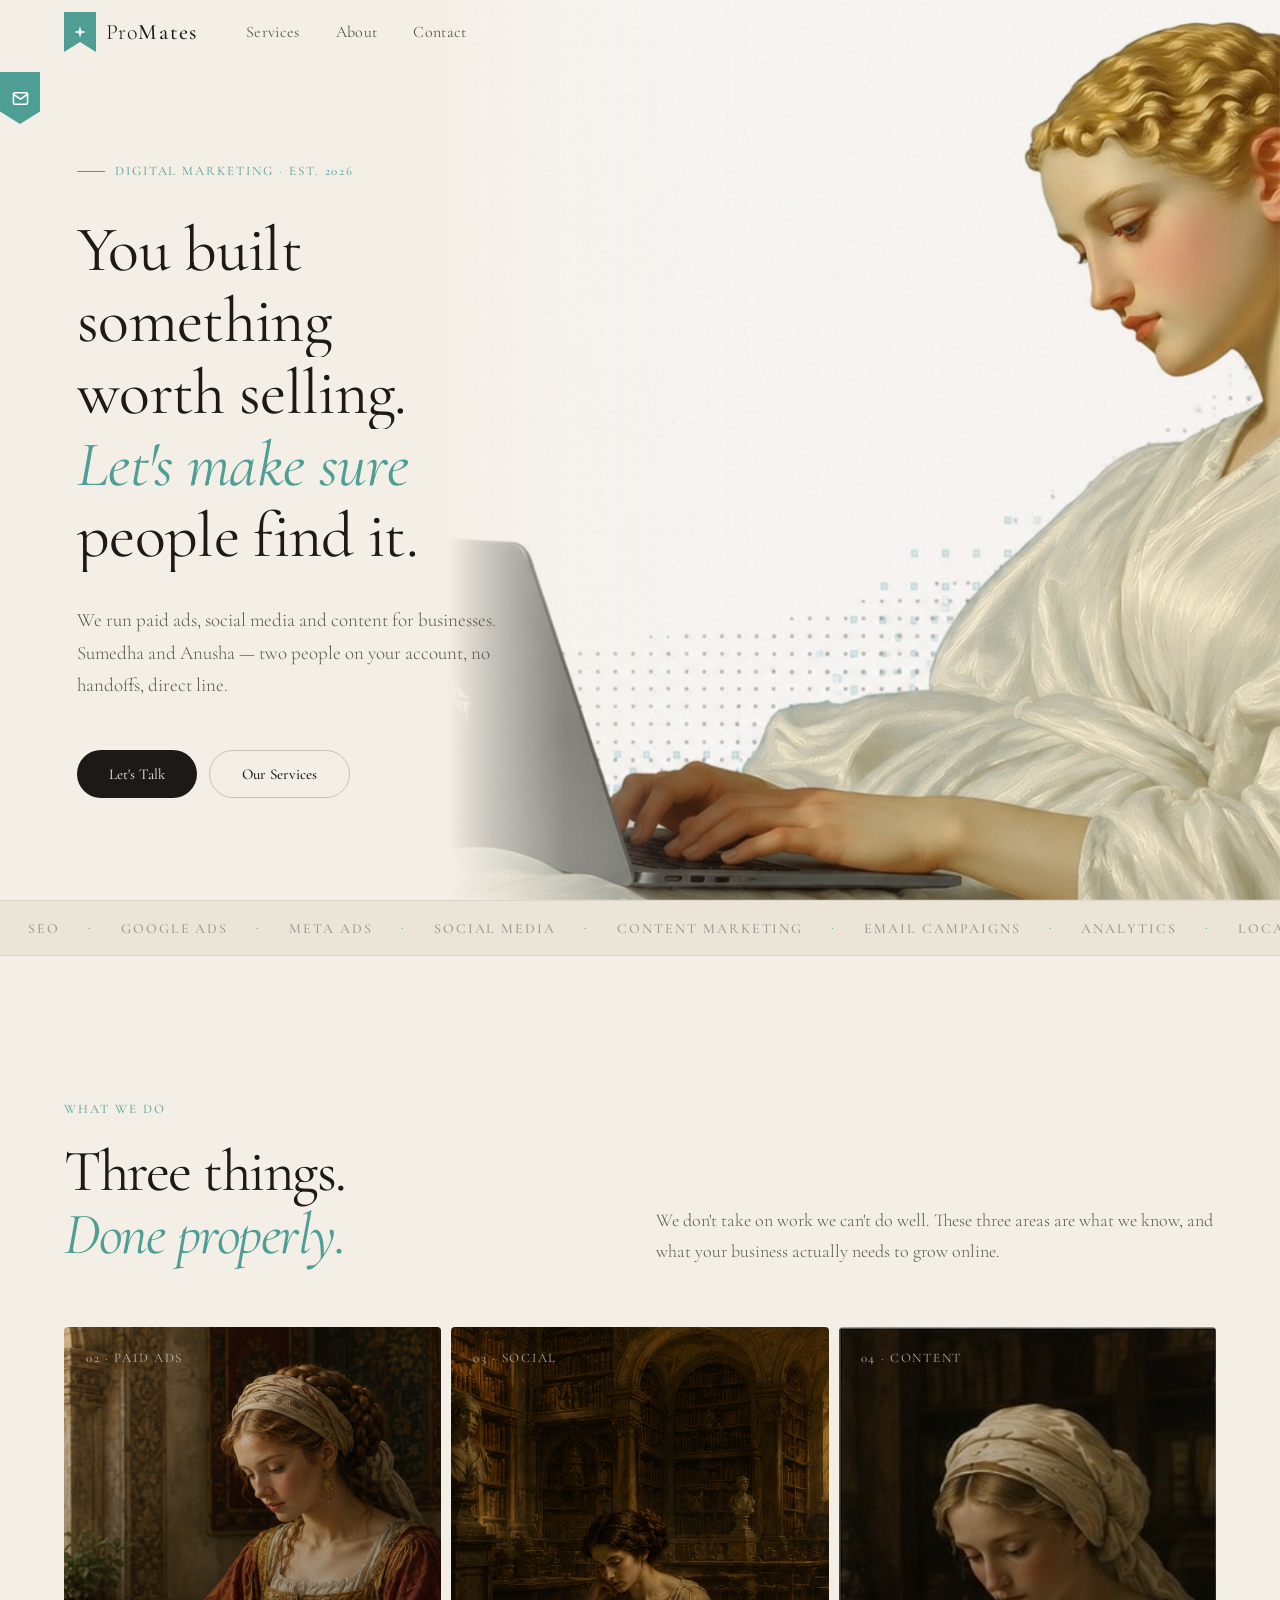
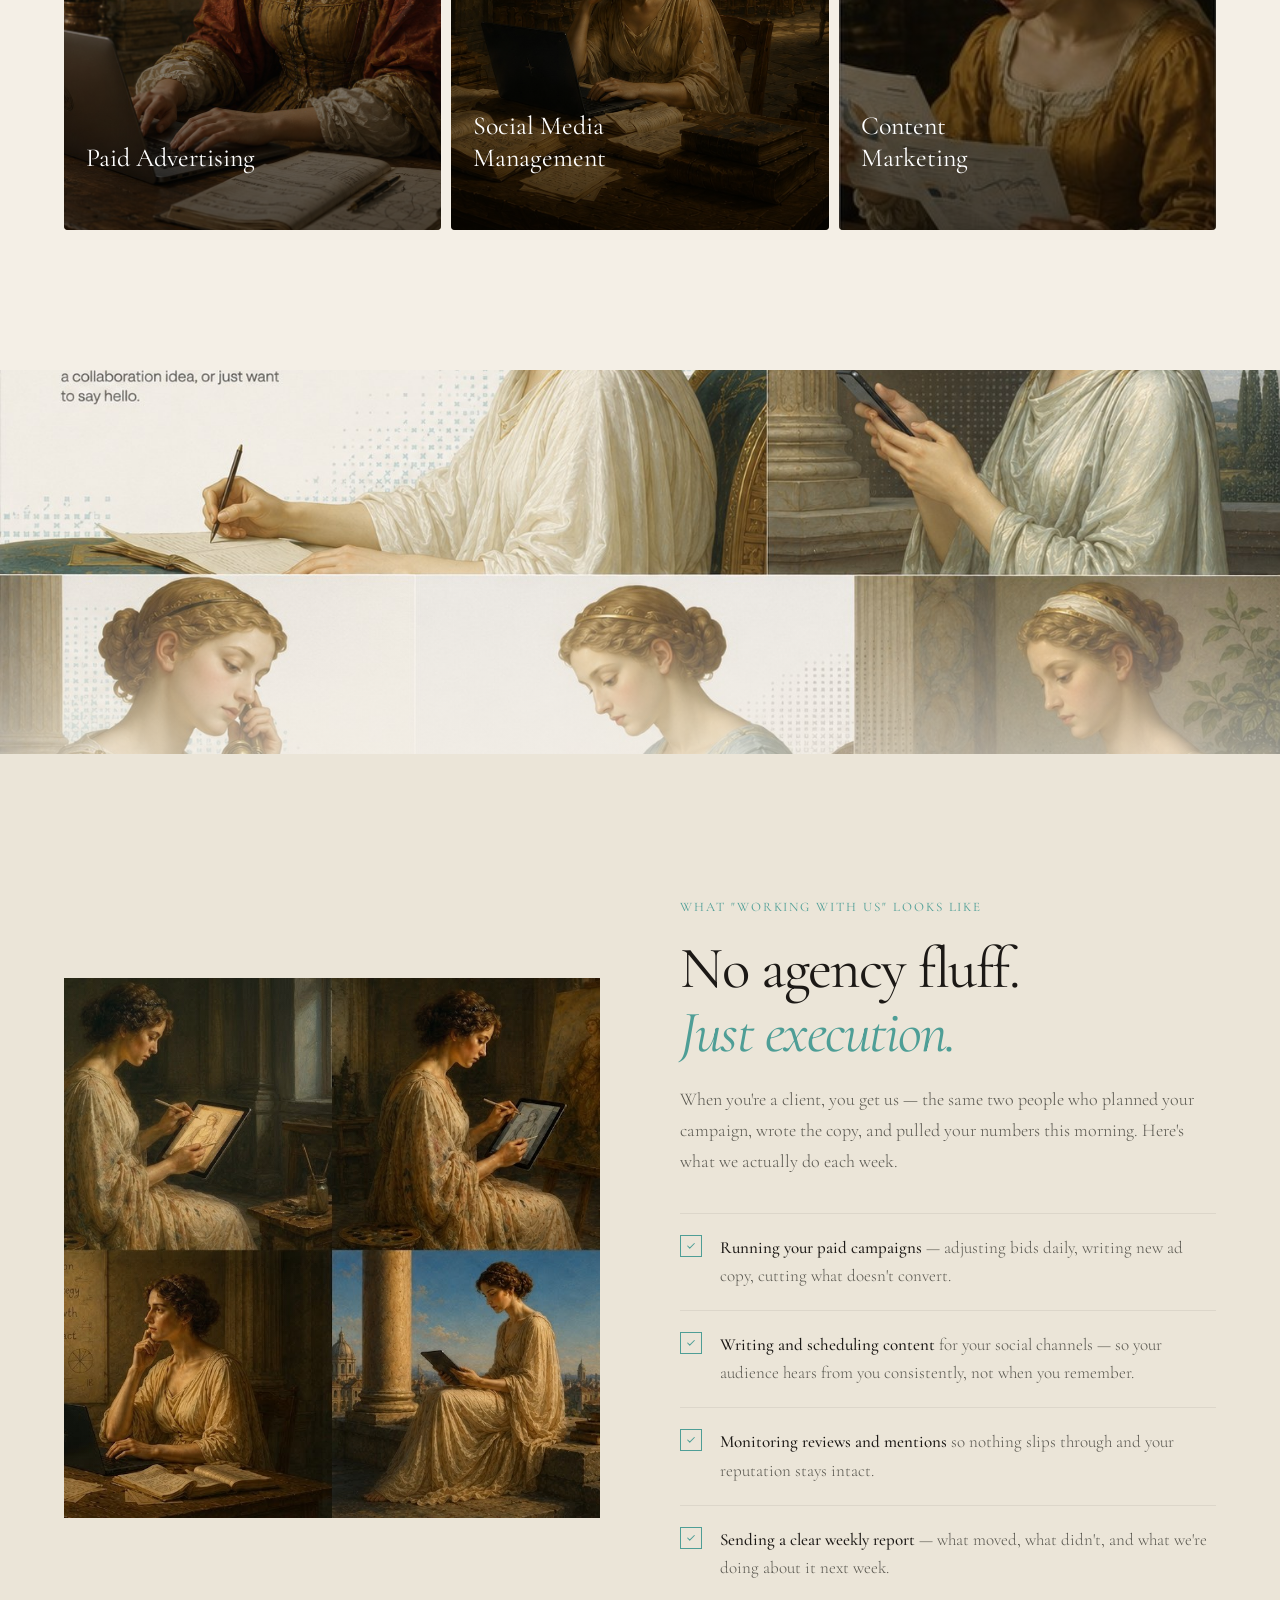
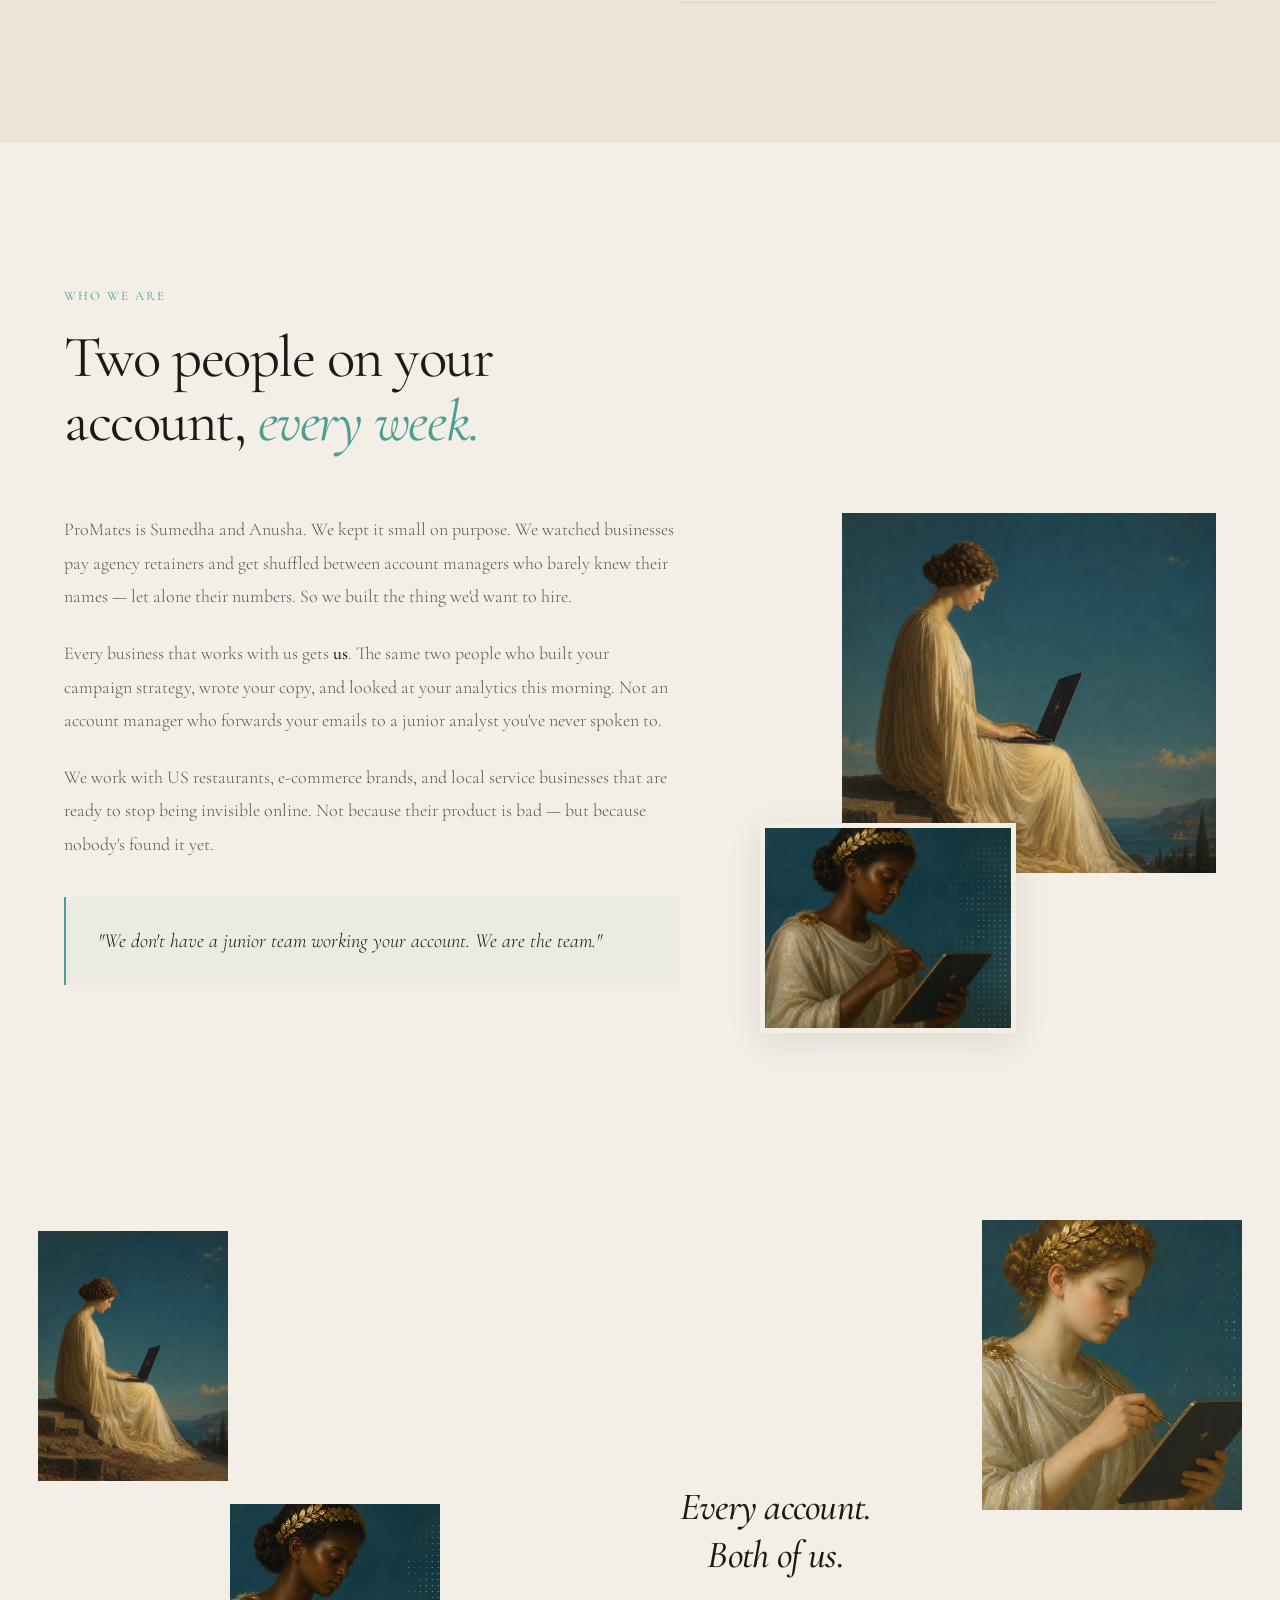
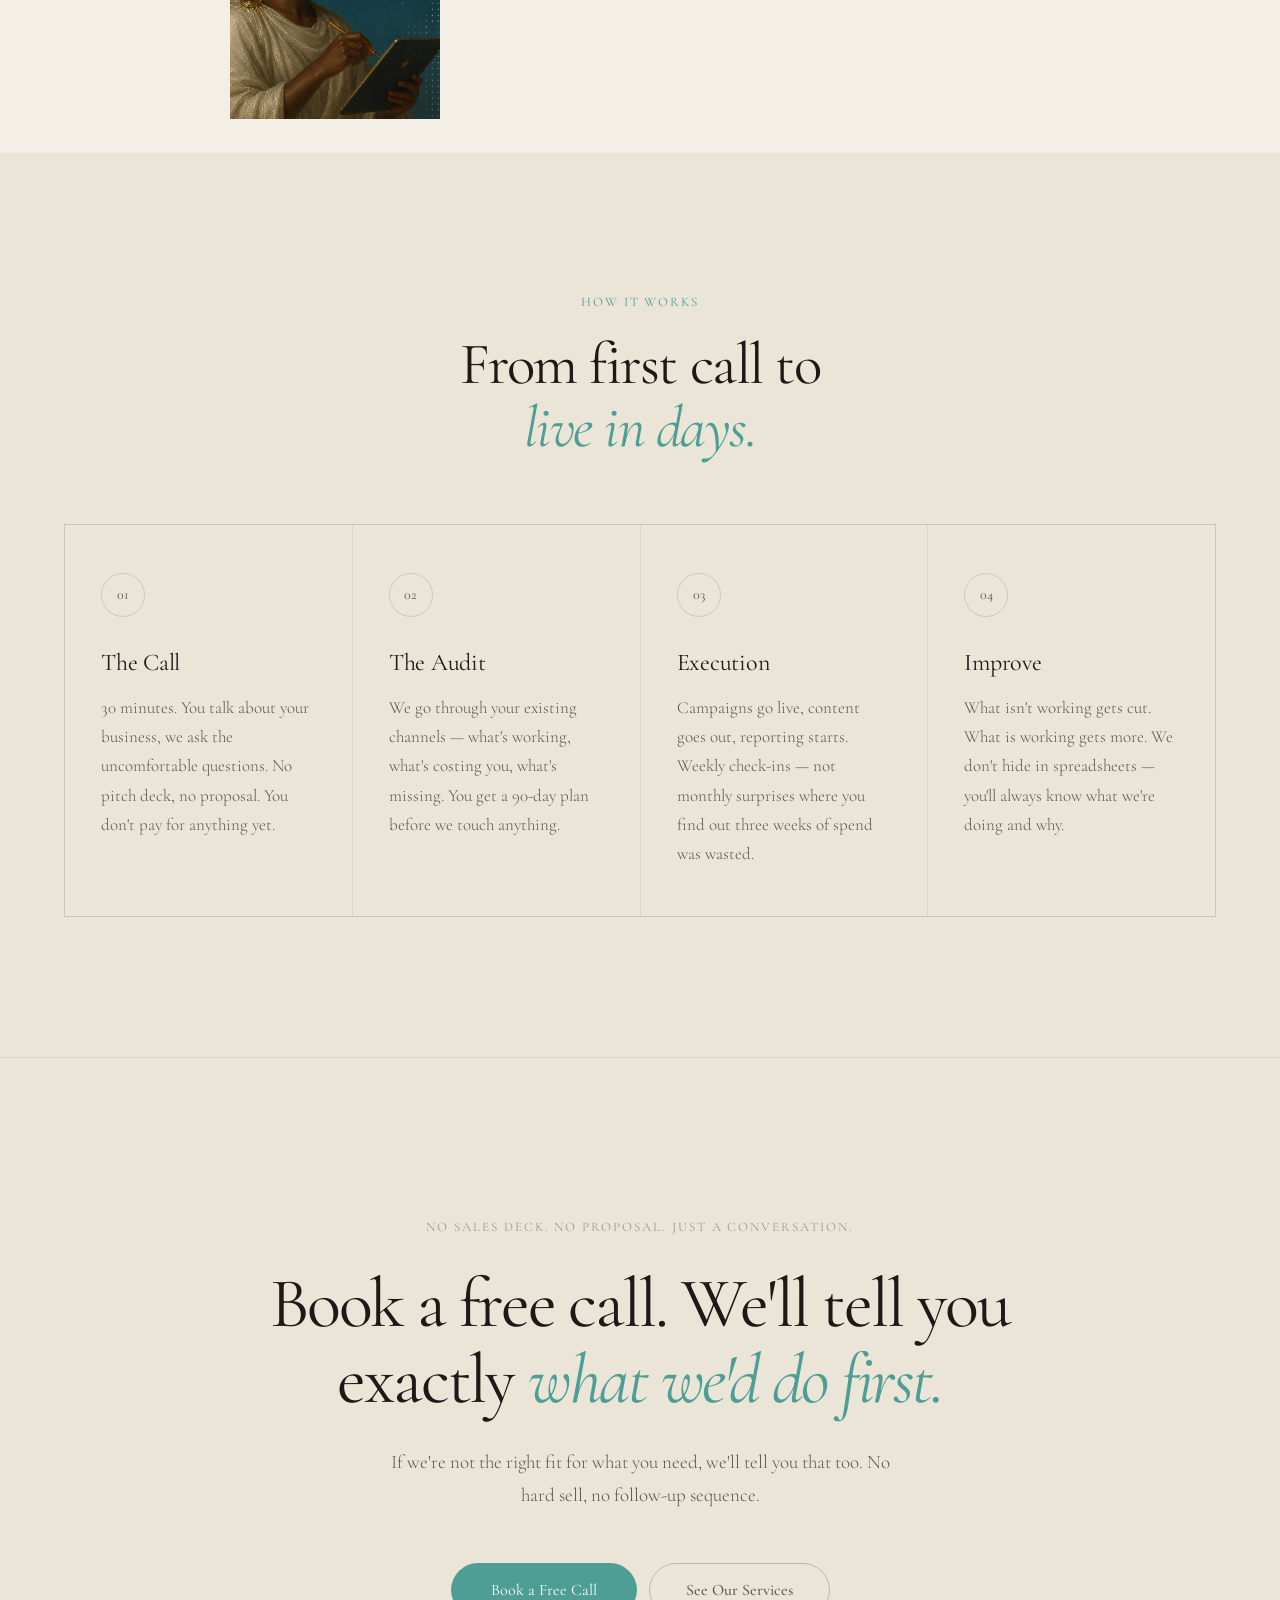
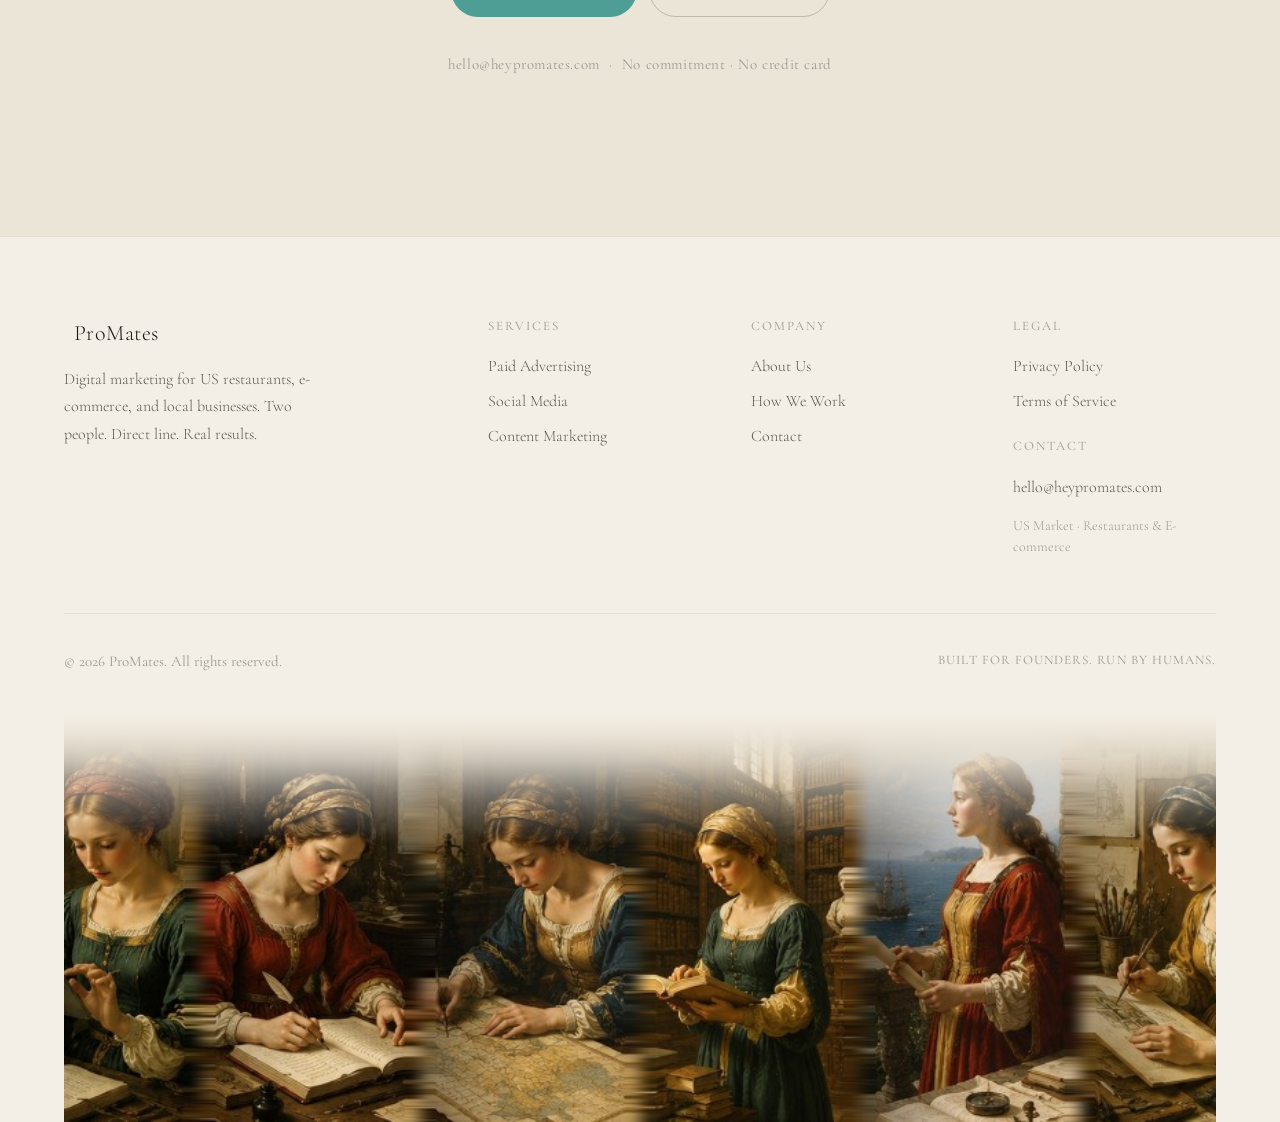
<file: index.html>
<!DOCTYPE html>
<html lang="en">
<head>
<meta charset="UTF-8"/>
<meta name="viewport" content="width=device-width, initial-scale=1.0"/>
<title>ProMates — Paid Ads, Social Media & Content Marketing</title>

<!-- SEO -->
<meta name="description" content="Paid ads, social media management, and content marketing for US small businesses. ProMates is Sumedha and Anusha — two people, direct line, no handoffs."/>
<meta name="robots" content="index, follow"/>
<link rel="canonical" href="https://heypromates.com/"/>

<!-- Open Graph -->
<meta property="og:type" content="website"/>
<meta property="og:url" content="https://heypromates.com/"/>
<meta property="og:title" content="ProMates — Paid Ads, Social Media & Content Marketing"/>
<meta property="og:description" content="Paid ads, social media management, and content marketing for businesses. Two people. Direct line. No handoffs."/>
<meta property="og:image" content="https://heypromates.com/images/painting-panoramic.jpg"/>
<meta property="og:site_name" content="ProMates"/>

<!-- Twitter Card -->
<meta name="twitter:card" content="summary_large_image"/>
<meta name="twitter:title" content="ProMates — Paid Ads, Social Media & Content Marketing"/>
<meta name="twitter:description" content="Paid ads, social media management, and content marketing for businesses. Two people. Direct line. No handoffs."/>
<meta name="twitter:image" content="https://heypromates.com/images/painting-panoramic.jpg"/>

<!-- Favicon -->
<link rel="icon" href="favicon.svg" type="image/svg+xml"/>
<link rel="apple-touch-icon" href="apple-touch-icon.png"/>

<!-- Fonts -->
<link rel="preconnect" href="https://fonts.googleapis.com"/>
<link rel="preconnect" href="https://fonts.gstatic.com" crossorigin/>
<link href="https://fonts.googleapis.com/css2?family=Cormorant+Garamond:ital,wght@0,300;0,400;0,500;1,300;1,400;1,500&display=swap" rel="stylesheet"/>

<!-- Preload hero image (LCP) -->
<link rel="preload" as="image" href="images/painting-hero.jpg"/>

<!-- Styles -->
<link rel="stylesheet" href="css/styles.css"/>

<!-- Structured Data -->
<script type="application/ld+json">
{
  "@context": "https://schema.org",
  "@type": "MarketingAgency",
  "name": "ProMates",
  "description": "Digital marketing agency specializing in SEO, paid ads, social media, content, and email marketing for US restaurants and small businesses.",
  "url": "https://heypromates.com",
  "email": "hello@heypromates.com",
  "foundingDate": "2026",
  "founders": [
    { "@type": "Person", "name": "Sumedha" },
    { "@type": "Person", "name": "Anusha" }
  ],
  "areaServed": { "@type": "Country", "name": "United States" },
  "hasOfferCatalog": {
    "@type": "OfferCatalog",
    "name": "Digital Marketing Services",
    "itemListElement": [
      { "@type": "Offer", "itemOffered": { "@type": "Service", "name": "Search Engine Optimization (SEO)" } },
      { "@type": "Offer", "itemOffered": { "@type": "Service", "name": "Paid Advertising (Google & Meta Ads)" } },
      { "@type": "Offer", "itemOffered": { "@type": "Service", "name": "Social Media Management" } },
      { "@type": "Offer", "itemOffered": { "@type": "Service", "name": "Content Marketing" } },
      { "@type": "Offer", "itemOffered": { "@type": "Service", "name": "Email Marketing" } },
      { "@type": "Offer", "itemOffered": { "@type": "Service", "name": "Analytics & Reporting" } }
    ]
  }
}
</script>
</head>
<body>

<!-- Scroll progress indicator -->
<div id="scroll-progress" aria-hidden="true"></div>

<!-- ── NAV (Contra Labs style) ── -->
<header id="main-nav">
  <div class="nav-inner">
    <!-- Logo -->
    <a href="#top" class="nav-logo" aria-label="ProMates home">
      <div class="logo-bookmark">
        <svg viewBox="0 0 16 20" fill="currentColor" xmlns="http://www.w3.org/2000/svg">
          <path d="M0 0h16v20l-8-5-8 5V0z"/>
        </svg>
        <svg class="logo-star" viewBox="0 0 16 16" fill="none" xmlns="http://www.w3.org/2000/svg">
          <path d="M8 0l1.6 6.4L16 8l-6.4 1.6L8 16l-1.6-6.4L0 8l6.4-1.6L8 0z" fill="white"/>
        </svg>
      </div>
      <span class="logo-text">Pro<strong>Mates</strong></span>
    </a>

    <!-- Desktop nav links -->
    <nav class="nav-links" aria-label="Site sections">
      <a href="#services">Services</a>
      <a href="#about">About</a>
      <a href="#contact">Contact</a>
    </nav>

    <!-- Hamburger (mobile) -->
    <button class="hamburger" id="hamburger-btn" aria-label="Open menu" aria-expanded="false">
      <span></span><span></span><span></span>
    </button>
  </div>
</header>

<!-- Mobile menu overlay -->
<div class="mobile-menu" id="mobile-menu" aria-hidden="true">
  <button class="mobile-menu-close" id="mobile-menu-close" aria-label="Close menu">
    <svg width="24" height="24" viewBox="0 0 24 24" fill="none" stroke="currentColor" stroke-width="1.8" stroke-linecap="round"><line x1="18" y1="6" x2="6" y2="18"/><line x1="6" y1="6" x2="18" y2="18"/></svg>
  </button>
  <nav class="mobile-nav-links" aria-label="Mobile navigation">
    <a href="#services" class="mobile-link">Services</a>
    <a href="#about" class="mobile-link">About</a>
    <a href="#contact" class="mobile-link">Contact</a>
  </nav>
</div>

<!-- Left bookmark ribbon -->
<div class="ribbon" aria-hidden="true">
  <svg viewBox="0 0 24 24" fill="none" stroke="currentColor" stroke-width="2.2" stroke-linecap="round" stroke-linejoin="round">
    <path d="M4 4h16c1.1 0 2 .9 2 2v12c0 1.1-.9 2-2 2H4c-1.1 0-2-.9-2-2V6c0-1.1.9-2 2-2z"/>
    <polyline points="22,6 12,13 2,6"/>
  </svg>
</div>

<!-- ── HERO ── -->
<section class="hero" id="top" aria-labelledby="hero-heading">
  <div class="hero-left">
    <div class="hero-eyebrow">Digital Marketing · Est. 2026</div>

    <h1 class="hero-headline" id="hero-heading">
      <span class="line-wrap"><span class="line">You built something</span></span>
      <span class="line-wrap"><span class="line line-d1">worth selling.</span></span>
      <span class="line-wrap"><span class="line line-d2"><em>Let's make sure</em></span></span>
      <span class="line-wrap"><span class="line line-d3">people find it.</span></span>
    </h1>

    <p class="hero-sub">We run paid ads, social media and content for businesses. Sumedha and Anusha — two people on your account, no handoffs, direct line.</p>

    <div class="hero-actions">
      <button class="btn-primary" data-magnetic data-scroll-to="contact">Let's Talk</button>
      <button class="btn-ghost" data-scroll-to="services">Our Services</button>
    </div>
  </div>

  <div class="hero-right" aria-hidden="true">
    <img
      class="hero-painting"
      src="images/painting-hero.jpg"
      alt="Sumedha and Anusha — ProMates founders"
      data-fallback="hero-placeholder"
    />
    <div class="hero-painting-placeholder hidden" id="hero-placeholder">
      <svg width="40" height="40" fill="none" viewBox="0 0 24 24" stroke="rgba(255,255,255,.4)" stroke-width="1.5"><rect x="3" y="3" width="18" height="18" rx="2"/><circle cx="8.5" cy="8.5" r="1.5"/><polyline points="21 15 16 10 5 21"/></svg>
      <p>Add <strong>painting-hero.jpg</strong> to the images/ folder</p>
    </div>
  </div>
</section>

<!-- ── MARQUEE ── -->
<div class="marquee-wrap" aria-hidden="true">
  <div class="marquee-track">
    <span>SEO</span><span class="sep"> · </span>
    <span>Google Ads</span><span class="sep"> · </span>
    <span>Meta Ads</span><span class="sep"> · </span>
    <span>Social Media</span><span class="sep"> · </span>
    <span>Content Marketing</span><span class="sep"> · </span>
    <span>Email Campaigns</span><span class="sep"> · </span>
    <span>Analytics</span><span class="sep"> · </span>
    <span>Local SEO</span><span class="sep"> · </span>
    <span>Brand Strategy</span><span class="sep"> · </span>
    <span>CRO</span><span class="sep"> · </span>
    <span>Reputation Management</span><span class="sep"> · </span>
    <span>Paid Search</span><span class="sep"> · </span>
    <span>SEO</span><span class="sep"> · </span>
    <span>Google Ads</span><span class="sep"> · </span>
    <span>Meta Ads</span><span class="sep"> · </span>
    <span>Social Media</span><span class="sep"> · </span>
    <span>Content Marketing</span><span class="sep"> · </span>
    <span>Email Campaigns</span><span class="sep"> · </span>
    <span>Analytics</span><span class="sep"> · </span>
    <span>Local SEO</span><span class="sep"> · </span>
    <span>Brand Strategy</span><span class="sep"> · </span>
    <span>CRO</span><span class="sep"> · </span>
    <span>Reputation Management</span><span class="sep"> · </span>
    <span>Paid Search</span><span class="sep"> · </span>
  </div>
</div>



<!-- ── SERVICES ── -->
<section class="section" id="services" aria-labelledby="services-heading">
  <div class="section-inner">
    <div class="services-intro reveal">
      <div>
        <span class="section-eyebrow">What We Do</span>
        <h2 class="section-heading" id="services-heading" style="margin-bottom:0;">Three things.<br/><em>Done properly.</em></h2>
      </div>
      <p class="section-sub" style="margin:0;">We don't take on work we can't do well. These three areas are what we know, and what your business actually needs to grow online.</p>
    </div>

    <div class="services-grid">

    

      <div class="service-card-img reveal reveal-d1">
        <div class="sci-bg" style="background-image:url('images/print 14.jpeg')"></div>
        <div class="sci-teal-line"></div>
        <span class="sci-label">02 · Paid Ads</span>
        <div class="sci-content">
          <h3 class="sci-title">Paid Advertising</h3>
          <p class="sci-tag">Your budget. Our responsibility.</p>
        </div>
      </div>

      <div class="service-card-img reveal reveal-d1">
        <div class="sci-bg" style="background-image:url('images/pic 4.jpeg')"></div>
        <div class="sci-teal-line"></div>
        <span class="sci-label">03 · Social</span>
        <div class="sci-content">
          <h3 class="sci-title">Social Media<br/>Management</h3>
          <p class="sci-tag">Consistent beats viral, every time.</p>
        </div>
      </div>

      <div class="service-card-img reveal reveal-d2">
        <div class="sci-bg" style="background-image:url('images/print 24.jpeg')"></div>
        <div class="sci-teal-line"></div>
        <span class="sci-label">04 · Content</span>
        <div class="sci-content">
          <h3 class="sci-title">Content<br/>Marketing</h3>
          <p class="sci-tag">Writing that works for search and humans.</p>
        </div>
      </div>

      
      

      

    </div>
  </div>
</section>

<!-- ── PANORAMIC STRIP ── -->
<div class="panoramic-strip" aria-hidden="true">
  <img
    src="images/painting-panoramic.jpg"
    alt=""
    loading="lazy"
    data-fallback="panoramic-placeholder"
  />
  <div class="panoramic-placeholder hidden" id="panoramic-placeholder">
    <p>Add <strong>painting-panoramic.jpg</strong> to the images/ folder</p>
  </div>
</div>

<!-- ── WORK SECTION ── -->
<section class="section alt-bg" id="work" aria-labelledby="work-heading">
  <div class="section-inner">
    <div class="work-grid">
      <div class="work-image reveal">
        <img
          src="images/pic 11.jpeg"
          alt="Digital marketing work at ProMates"
          loading="lazy"
          data-fallback="laptop-placeholder"
        />
        <div class="panoramic-placeholder hidden" id="laptop-placeholder">
          <p>Add <strong>hero-laptop.jpg</strong> to images/ folder</p>
        </div>
      </div>

      <div class="reveal reveal-d2">
        <span class="section-eyebrow">What "Working With Us" Looks Like</span>
        <h2 class="section-heading" id="work-heading">No agency fluff.<br/><em>Just execution.</em></h2>
        <p class="section-sub">When you're a client, you get us — the same two people who planned your campaign, wrote the copy, and pulled your numbers this morning. Here's what we actually do each week.</p>
        <div class="work-list">
          <div class="work-item">
            <div class="work-item-dot">
              <svg viewBox="0 0 24 24" fill="none" stroke="currentColor" stroke-width="2.5" stroke-linecap="round" stroke-linejoin="round"><polyline points="20 6 9 17 4 12"/></svg>
            </div>
            <p class="work-item-text"><strong>Running your paid campaigns</strong> — adjusting bids daily, writing new ad copy, cutting what doesn't convert.</p>
          </div>
          <div class="work-item">
            <div class="work-item-dot">
              <svg viewBox="0 0 24 24" fill="none" stroke="currentColor" stroke-width="2.5" stroke-linecap="round" stroke-linejoin="round"><polyline points="20 6 9 17 4 12"/></svg>
            </div>
            <p class="work-item-text"><strong>Writing and scheduling content</strong> for your social channels — so your audience hears from you consistently, not when you remember.</p>
          </div>
          <div class="work-item">
            <div class="work-item-dot">
              <svg viewBox="0 0 24 24" fill="none" stroke="currentColor" stroke-width="2.5" stroke-linecap="round" stroke-linejoin="round"><polyline points="20 6 9 17 4 12"/></svg>
            </div>
            <p class="work-item-text"><strong>Monitoring reviews and mentions</strong> so nothing slips through and your reputation stays intact.</p>
          </div>
          <div class="work-item">
            <div class="work-item-dot">
              <svg viewBox="0 0 24 24" fill="none" stroke="currentColor" stroke-width="2.5" stroke-linecap="round" stroke-linejoin="round"><polyline points="20 6 9 17 4 12"/></svg>
            </div>
            <p class="work-item-text"><strong>Sending a clear weekly report</strong> — what moved, what didn't, and what we're doing about it next week.</p>
          </div>
        </div>
      </div>
    </div>
  </div>
</section>

<!-- ── ABOUT ── -->
<section class="section" id="about" aria-labelledby="about-heading">
  <div class="section-inner">
    <div class="reveal">
      <span class="section-eyebrow">Who We Are</span>
      <h2 class="section-heading" id="about-heading">Two people on your<br/>account, <em>every week.</em></h2>
    </div>

    <div class="about-grid">
      <div class="about-text reveal">
        <p>ProMates is Sumedha and Anusha. We kept it small on purpose. We watched businesses pay agency retainers and get shuffled between account managers who barely knew their names — let alone their numbers. So we built the thing we'd want to hire.</p>

        <p>Every business that works with us gets <strong>us</strong>. The same two people who built your campaign strategy, wrote your copy, and looked at your analytics this morning. Not an account manager who forwards your emails to a junior analyst you've never spoken to.</p>

        <p>We work with US restaurants, e-commerce brands, and local service businesses that are ready to stop being invisible online. Not because their product is bad — but because nobody's found it yet.</p>

        <div class="about-quote">
          <p>"We don't have a junior team working your account. We are the team."</p>
        </div>
      </div>

      <div class="about-images reveal reveal-d2">
        <div class="about-img-main">
          <img
            src="images/paint-1.jpg"
            alt="ProMates team at work"
            loading="lazy"
          />
        </div>
        <div class="about-img-accent">
          <img
            src="images/paint-2.jpg"
            alt="ProMates founders"
            loading="lazy"
          />
        </div>
      </div>
    </div>
  </div>
</section>

<!-- ── FLOATING ART ── -->
<div class="floating-art" aria-hidden="true">
  <div class="floating-art-inner">
    <div class="paint-float pf-1">
      <img src="images/paint-1.jpg" alt="" loading="lazy" data-fallback="pf1-placeholder"/>
      <div class="paint-float-ph hidden" id="pf1-placeholder"><span>paint-1.jpg</span></div>
    </div>
    <div class="paint-float pf-2">
      <img src="images/paint-2.jpg" alt="" loading="lazy" data-fallback="pf2-placeholder"/>
      <div class="paint-float-ph hidden" id="pf2-placeholder"><span>paint-2.jpg</span></div>
    </div>
    <div class="paint-float pf-3">
      <img src="images/paint-3.jpg" alt="" loading="lazy" data-fallback="pf3-placeholder"/>
      <div class="paint-float-ph hidden" id="pf3-placeholder"><span>paint-3.jpg</span></div>
    </div>
    <div class="floating-art-label reveal">Every account.<br/>Both of us.</div>
  </div>
</div>

<!-- ── PROCESS ── -->
<section class="section alt-bg" id="process" aria-labelledby="process-heading">
  <div class="section-inner">
    <div class="reveal" style="text-align:center;">
      <span class="section-eyebrow" style="display:block;text-align:center;">How It Works</span>
      <h2 class="section-heading" id="process-heading" style="text-align:center;">From first call to<br/><em>live in days.</em></h2>
    </div>

    <div class="process-grid reveal">
      <div class="process-step">
        <div class="step-num">01</div>
        <div class="step-title">The Call</div>
        <p class="step-desc">30 minutes. You talk about your business, we ask the uncomfortable questions. No pitch deck, no proposal. You don't pay for anything yet.</p>
      </div>
      <div class="process-step">
        <div class="step-num">02</div>
        <div class="step-title">The Audit</div>
        <p class="step-desc">We go through your existing channels — what's working, what's costing you, what's missing. You get a 90-day plan before we touch anything.</p>
      </div>
      <div class="process-step">
        <div class="step-num">03</div>
        <div class="step-title">Execution</div>
        <p class="step-desc">Campaigns go live, content goes out, reporting starts. Weekly check-ins — not monthly surprises where you find out three weeks of spend was wasted.</p>
      </div>
      <div class="process-step">
        <div class="step-num">04</div>
        <div class="step-title">Improve</div>
        <p class="step-desc">What isn't working gets cut. What is working gets more. We don't hide in spreadsheets — you'll always know what we're doing and why.</p>
      </div>
    </div>
  </div>
</section>

<!-- ── CTA ── -->
<section class="cta-section" id="contact" aria-labelledby="cta-heading">
  <div class="cta-blob" aria-hidden="true"></div>
  <div class="cta-blob-2" aria-hidden="true"></div>
  <div class="cta-inner reveal">
    <span class="cta-eyebrow">No sales deck. No proposal. Just a conversation.</span>
    <h2 class="cta-heading" id="cta-heading">Book a free call. We'll tell you<br/>exactly <em>what we'd do first.</em></h2>
    <p class="cta-sub">If we're not the right fit for what you need, we'll tell you that too. No hard sell, no follow-up sequence.</p>
    <div class="cta-actions">
      <button class="btn-cta" data-magnetic data-mailto="hello@heypromates.com?subject=Free%20Strategy%20Call%20Request">Book a Free Call</button>
      <button class="btn-cta-ghost" data-scroll-to="services">See Our Services</button>
    </div>
    <p class="cta-foot">hello@heypromates.com &nbsp;·&nbsp; No commitment · No credit card</p>
  </div>
</section>

<!-- ── FOOTER ── -->
<footer role="contentinfo">
  <div class="footer-inner">
    <div class="footer-grid">
      <div>
        <a href="#" class="nav-logo footer-logo" aria-label="ProMates home">
          <div class="logo-mark">
            <svg viewBox="0 0 24 24" fill="none" stroke="currentColor" stroke-width="2.5" stroke-linecap="round" stroke-linejoin="round">
              <path d="M4 4h16c1.1 0 2 .9 2 2v12c0 1.1-.9 2-2 2H4c-1.1 0-2-.9-2-2V6c0-1.1.9-2 2-2z"/>
              <polyline points="22,6 12,13 2,6"/>
            </svg>
          </div>
          <span class="logo-text">Pro<span class="accent">Mates</span></span>
        </a>
        <p class="footer-tagline">Digital marketing for US restaurants, e-commerce, and local businesses. Two people. Direct line. Real results.</p>
      </div>

      <div>
        <span class="footer-col-title">Services</span>
        <ul class="footer-links">
          <li><a href="#services">Paid Advertising</a></li>
          <li><a href="#services">Social Media</a></li>
          <li><a href="#services">Content Marketing</a></li>
         
        </ul>
      </div>

      <div>
        <span class="footer-col-title">Company</span>
        <ul class="footer-links">
          <li><a href="#about">About Us</a></li>
          <li><a href="#process">How We Work</a></li>
          <li><a href="#contact">Contact</a></li>
        </ul>
      </div>

      <div>
        <span class="footer-col-title">Legal</span>
        <ul class="footer-links">
          <li><a href="#">Privacy Policy</a></li>
          <li><a href="#">Terms of Service</a></li>
        </ul>
        <br/>
        <span class="footer-col-title">Contact</span>
        <ul class="footer-links">
          <li><a href="mailto:hello@heypromates.com">hello@heypromates.com</a></li>
        </ul>
        <p class="footer-market">US Market · Restaurants &amp; E-commerce</p>
      </div>
    </div>

    <div class="footer-bottom">
      <span class="footer-copy">© 2026 ProMates. All rights reserved.</span>
      <span class="footer-badge">BUILT FOR FOUNDERS. RUN BY HUMANS.</span>
    </div>
  </div>

  <!-- Painting bleeds from the bottom of the footer — Contra Labs style -->
  <div class="bottom-panoramic">
    <img src="images/print 26.jpeg" alt="" loading="lazy"/>
  </div>
</footer>

<script src="js/main.js" defer></script>
</body>
</html>
</file>
<file: css/styles.css>
/* ─────────────────────────────────────────
   ProMates — Digital Marketing Agency
   Styles
───────────────────────────────────────── */

/* ── Reset ── */
*,*::before,*::after{box-sizing:border-box;margin:0;padding:0;}
html{scroll-behavior:smooth;}
img{display:block;max-width:100%;}
a{text-decoration:none;color:inherit;}
button{cursor:pointer;font-family:'Cormorant Garamond',serif;}

/* ── Utility ── */
.hidden{display:none !important;}

/* ── Design Tokens ── */
:root{
  --cream:#F4EFE6;
  --cream-2:#EBE5D8;
  --cream-3:#E2DBCC;
  --teal:#4E9E96;
  --teal-dark:#3A8880;
  --teal-pale:#D4E8E5;
  --ink:#1C1916;
  --ink-2:#5A5850;
  --ink-3:#9A9890;
  --max-w:1320px;
  --px:clamp(20px,5vw,80px);
  --ease:cubic-bezier(0.16,1,0.3,1);
}

body{
  background:var(--cream);
  color:var(--ink);
  font-family:'Cormorant Garamond',serif;
  -webkit-font-smoothing:antialiased;
  overflow-x:hidden;
  font-weight:400;
  line-height:1.5;
}

/* ── Scroll progress ── */
#scroll-progress{
  position:fixed;top:0;left:0;
  height:2px;width:0;
  background:var(--teal);
  z-index:999;
  will-change:width;
  pointer-events:none;
  transition:width 0.08s linear;
}

/* ── Left ribbon ── */
.ribbon{
  position:fixed;left:0;top:72px;
  width:40px;height:52px;
  background:var(--teal);z-index:98;
  display:flex;align-items:center;justify-content:center;
  clip-path:polygon(0 0,100% 0,100% 76%,50% 100%,0 76%);
}
.ribbon svg{color:#fff;width:17px;height:17px;}

/* ── Nav — Contra Labs style ── */
#main-nav {
  position: fixed;
  top: 0; left: 0; right: 0;
  z-index: 100;
  background: transparent;
  transition: background 0.3s ease, box-shadow 0.3s ease;
}
#main-nav.nav-scrolled {
  background: rgba(244,239,230,0.96);
  backdrop-filter: blur(16px);
  -webkit-backdrop-filter: blur(16px);
  box-shadow: 0 1px 0 rgba(28,25,22,0.10);
}
.nav-inner {
  max-width: var(--max-w);
  margin: 0 auto;
  padding: 0 var(--px);
  height: 64px;
  display: flex;
  align-items: center;
  justify-content: flex-start;
  gap: 48px;
}
/* push hamburger to far right on mobile */
.hamburger { margin-left: auto; }

/* Logo */
.nav-logo {
  display: flex;
  align-items: center;
  gap: 10px;
  text-decoration: none;
}
.logo-bookmark {
  position: relative;
  width: 32px;
  height: 40px;
  display: flex;
  align-items: center;
  justify-content: center;
  color: var(--teal);
  flex-shrink: 0;
}
.logo-bookmark > svg:first-child {
  width: 32px;
  height: 40px;
}
.logo-star {
  position: absolute;
  width: 12px;
  height: 12px;
}
.logo-text {
  font-family: 'Cormorant Garamond', serif;
  font-size: 22px;
  font-weight: 300;
  color: var(--ink);
  letter-spacing: 0.02em;
}
.logo-text strong {
  font-weight: 500;
  letter-spacing: 0.08em;
}

/* Desktop nav links */
.nav-links {
  display: flex;
  gap: 36px;
  align-items: center;
}
.nav-links a {
  font-family: 'Cormorant Garamond', serif;
  font-size: 16px;
  font-weight: 400;
  color: var(--ink-2);
  text-decoration: none;
  letter-spacing: 0.02em;
  transition: color 0.2s;
}
.nav-links a:hover {
  color: var(--ink);
}

/* Hamburger (mobile only) */
.hamburger {
  display: none;
  flex-direction: column;
  justify-content: center;
  align-items: flex-end;
  gap: 5px;
  width: 40px;
  height: 40px;
  background: transparent;
  border: none;
  cursor: pointer;
  padding: 8px;
  flex-shrink: 0;
}
.hamburger span {
  display: block;
  height: 1.5px;
  background: var(--ink);
  border-radius: 2px;
  transition: transform 0.4s var(--ease), opacity 0.25s, width 0.3s;
  transform-origin: center;
}
.hamburger span:nth-child(1) { width: 24px; }
.hamburger span:nth-child(2) { width: 18px; }
.hamburger span:nth-child(3) { width: 24px; }
.hamburger.is-open span:nth-child(1) { width: 22px; transform: translateY(6.5px) rotate(45deg); }
.hamburger.is-open span:nth-child(2) { opacity: 0; width: 0; }
.hamburger.is-open span:nth-child(3) { width: 22px; transform: translateY(-6.5px) rotate(-45deg); }

/* Mobile menu overlay */
.mobile-menu {
  position: fixed;
  inset: 0;
  background: #111;
  z-index: 999;
  display: flex;
  align-items: center;
  justify-content: center;
  opacity: 0;
  pointer-events: none;
  transform: translateY(-12px);
  transition: opacity 0.35s var(--ease), transform 0.35s var(--ease);
}
.mobile-menu.is-open {
  opacity: 1;
  pointer-events: all;
  transform: translateY(0);
}
.mobile-nav-links {
  display: flex;
  flex-direction: column;
  align-items: center;
  gap: 40px;
}
.mobile-link {
  font-family: 'Cormorant Garamond', serif;
  font-size: clamp(32px, 9vw, 52px);
  font-weight: 400;
  color: #fff;
  letter-spacing: -0.01em;
  text-decoration: none;
  transition: color 0.2s;
}
.mobile-link:hover { color: var(--teal); }
.mobile-menu-close {
  position: absolute;
  top: 16px; right: 20px;
  width: 44px; height: 44px;
  display: flex; align-items: center; justify-content: center;
  background: transparent;
  border: none;
  color: #fff;
  cursor: pointer;
  border-radius: 50%;
  transition: background 0.2s;
}
.mobile-menu-close:hover { background: rgba(255,255,255,0.1); }

/* ── Hero — Contra Labs style (painting bleeds from top-right behind fixed nav) ── */
.hero{
  height:100vh;
  min-height:600px;
  position:relative;
  background:var(--cream);
  overflow:hidden;
  display:block;
}
.hero-left{
  display:flex;flex-direction:column;justify-content:center;
  /* 64px nav + breathing room */
  padding:140px 60px 80px clamp(32px,6vw,88px);
  position:relative;z-index:2;
  width:48%;
  height:100%;
}
.hero-eyebrow{
  font-size:13px;font-weight:400;letter-spacing:.15em;text-transform:uppercase;
  color:var(--teal);margin-bottom:32px;
  display:flex;align-items:center;gap:10px;
  opacity:0;transform:translateY(16px);
  animation:fade-up 0.8s var(--ease) 0.1s forwards;
}
.hero-eyebrow::before{content:'';display:block;width:28px;height:1px;background:var(--teal);flex-shrink:0;}

/* Line-by-line headline reveal */
.hero-headline{
  font-family:'Cormorant Garamond',serif;
  font-size:clamp(44px,5vw,78px);
  font-weight:400;line-height:1.12;letter-spacing:-0.01em;
  color:var(--ink);margin-bottom:32px;
}
.hero-headline em{font-style:italic;color:var(--teal);}
.line-wrap{overflow:hidden;display:block;}
.line{
  display:block;
  transform:translateY(108%);
  transition:transform 0.9s var(--ease);
}
.hero-headline.lines-visible .line{transform:translateY(0);}
.line-d1{transition-delay:0.08s;}
.line-d2{transition-delay:0.17s;}
.line-d3{transition-delay:0.26s;}

.hero-sub{
  font-size:19px;line-height:1.72;color:var(--ink-2);
  max-width:480px;margin-bottom:48px;font-weight:300;
  opacity:0;transform:translateY(16px);
  animation:fade-up 0.8s var(--ease) 0.65s forwards;
}
.hero-actions{
  display:flex;gap:12px;flex-wrap:wrap;
  opacity:0;transform:translateY(16px);
  animation:fade-up 0.8s var(--ease) 0.8s forwards;
}
@keyframes fade-up{to{opacity:1;transform:translateY(0);}}

.btn-primary{
  font-size:15px;font-weight:400;padding:14px 32px;
  background:var(--ink);color:var(--cream);
  border:none;border-radius:100px;
  transition:background .3s,transform .5s var(--ease);
  will-change:transform;
}
.btn-primary:hover{background:var(--teal);}
.btn-ghost{
  font-size:15px;font-weight:500;padding:14px 32px;
  background:transparent;color:var(--ink);
  border:1.5px solid rgba(28,25,22,0.2);border-radius:100px;
  transition:border-color .25s,color .25s;
}
.btn-ghost:hover{border-color:var(--teal);color:var(--teal);}

/* Hero right — 65% wide, bleeds from top-right corner of viewport */
.hero-right{
  position:absolute;
  top:0;right:0;
  width:65%;
  height:100%;
  overflow:hidden;
  z-index:1;
}
.hero-right img.hero-painting{
  position:absolute;
  top:0;left:0;
  width:100%;height:100%;
  object-fit:cover;
  object-position:center top;
  display:block;
  will-change:transform;
}
/* tight left-edge fade — painting visible almost immediately */
.hero-right::before{
  content:'';position:absolute;inset:0;
  background:linear-gradient(
    to right,
    var(--cream) 0%,
    rgba(244,239,230,0.72) 5%,
    rgba(244,239,230,0.28) 14%,
    rgba(244,239,230,0.04) 26%,
    rgba(244,239,230,0) 38%
  );
  z-index:2;pointer-events:none;
}
/* halftone dot overlay matching Contra Labs */
.hero-right::after{
  content:'';position:absolute;inset:0;
  background-image:radial-gradient(circle,rgba(28,25,22,.05) 1.5px,transparent 1.5px);
  background-size:18px 18px;
  z-index:3;pointer-events:none;
  opacity:0.55;
}
.hero-painting-placeholder{
  position:absolute;inset:0;background:var(--teal);
  display:flex;align-items:center;justify-content:center;flex-direction:column;gap:12px;
}
.hero-painting-placeholder p{font-size:13px;color:rgba(255,255,255,.6);font-weight:500;letter-spacing:.06em;text-align:center;padding:0 20px;}

/* ── Panoramic strip ── */
.panoramic-strip{
  width:100%;height:clamp(240px,30vw,440px);
  position:relative;overflow:hidden;background:var(--cream-2);
}
.panoramic-strip img{width:100%;height:100%;object-fit:cover;object-position:center 55%;display:block;}
.panoramic-strip::after{
  content:'';position:absolute;inset:0;
  background:linear-gradient(to bottom,transparent 50%,rgba(244,239,230,0.55) 100%);
  pointer-events:none;
}
.panoramic-placeholder{position:absolute;inset:0;background:var(--cream-2);display:flex;align-items:center;justify-content:center;}
.panoramic-placeholder p{font-size:13px;color:var(--ink-3);font-weight:500;letter-spacing:.06em;}

/* ── Marquee ── */
.marquee-wrap{
  background:var(--cream-2);
  border-top:1px solid rgba(28,25,22,.07);
  border-bottom:1px solid rgba(28,25,22,.07);
  padding:15px 0;overflow:hidden;white-space:nowrap;
}
.marquee-track{display:inline-flex;animation:marquee 42s linear infinite;}
.marquee-wrap:hover .marquee-track{animation-play-state:paused;}
.marquee-track span{font-size:14px;font-weight:500;letter-spacing:.14em;text-transform:uppercase;color:var(--ink-3);padding:0 28px;}
.marquee-track .sep{color:var(--teal);font-size:13px;padding:0;}
@keyframes marquee{from{transform:translateX(0);}to{transform:translateX(-50%);}}

/* ── Stats ── */
.stats-bar{border-bottom:1px solid rgba(28,25,22,.08);}
.stats-inner{
  max-width:var(--max-w);margin:0 auto;
  padding:0 var(--px);display:grid;grid-template-columns:repeat(4,1fr);
}
.stat-item{padding:52px 44px;border-right:1px solid rgba(28,25,22,.08);transition:background .3s;}
.stat-item:last-child{border-right:none;}
.stat-item:hover{background:rgba(78,158,150,.06);}
.stat-num{
  font-family:'Cormorant Garamond',serif;
  font-size:clamp(40px,4.5vw,68px);
  font-weight:400;letter-spacing:-.035em;
  color:var(--ink);line-height:1;display:block;margin-bottom:10px;
}
.stat-num.teal{color:var(--teal);}
.stat-lbl{font-size:14px;font-weight:400;letter-spacing:.04em;text-transform:uppercase;color:var(--ink-3);line-height:1.5;}

/* ── Section base ── */
.section{padding:clamp(80px,11vw,140px) var(--px);}
.section-inner{max-width:var(--max-w);margin:0 auto;}
.alt-bg{background:var(--cream-2);}
.section-eyebrow{
  display:inline-block;font-size:13px;font-weight:400;
  letter-spacing:.15em;text-transform:uppercase;
  color:var(--teal);margin-bottom:20px;
}
.section-heading{
  font-family:'Cormorant Garamond',serif;
  font-size:clamp(40px,4.6vw,70px);
  font-weight:400;line-height:1.08;letter-spacing:-.025em;
  color:var(--ink);margin-bottom:20px;
}
.section-heading em{font-style:italic;color:var(--teal);}
.section-sub{font-size:18px;line-height:1.72;color:var(--ink-2);max-width:560px;font-weight:300;}

/* ── Services grid ── */
.services-intro{display:flex;align-items:flex-end;justify-content:space-between;gap:32px;flex-wrap:wrap;margin-bottom:60px;}
.services-grid{
  display:grid;grid-template-columns:repeat(3,1fr);
  gap:10px;
}

/* ── Service image cards (Contra Labs style) ── */
.service-card-img{
  position:relative;overflow:hidden;
  aspect-ratio:3/4;cursor:pointer;
  border-radius:4px;
}
.sci-bg{
  position:absolute;inset:0;
  background-size:cover;background-position:center top;
  transition:transform .75s var(--ease);
}
.service-card-img:hover .sci-bg{transform:scale(1.07);}
/* dark gradient overlay */
.service-card-img::after{
  content:'';position:absolute;inset:0;
  background:linear-gradient(to bottom,rgba(0,0,0,.08) 0%,rgba(0,0,0,.62) 100%);
  transition:background .4s;
  z-index:1;
}
.service-card-img:hover::after{
  background:linear-gradient(to bottom,rgba(0,0,0,.18) 0%,rgba(0,0,0,.78) 100%);
}
/* teal line sweeps from bottom */
.sci-teal-line{
  position:absolute;bottom:0;left:0;
  width:0;height:3px;background:var(--teal);
  transition:width .55s var(--ease);
  z-index:3;
}
.service-card-img:hover .sci-teal-line{width:100%;}
.sci-label{
  position:absolute;top:22px;left:22px;
  font-size:13px;font-weight:400;letter-spacing:.13em;text-transform:uppercase;
  color:rgba(255,255,255,.65);z-index:2;
}
.sci-content{
  position:absolute;bottom:0;left:0;right:0;
  padding:24px 22px 28px;z-index:2;
}
.sci-title{
  font-family:'Cormorant Garamond',serif;
  font-size:26px;font-weight:400;line-height:1.2;
  color:#fff;margin-bottom:8px;
}
.sci-tag{
  font-size:15px;color:rgba(255,255,255,.72);
  font-style:italic;line-height:1.4;
  transform:translateY(6px);opacity:0;
  transition:opacity .35s var(--ease),transform .35s var(--ease);
}
.service-card-img:hover .sci-tag{opacity:1;transform:translateY(0);}

/* ── Work section ── */
.work-grid{
  display:grid;grid-template-columns:1fr 1fr;
  gap:80px;align-items:center;
}
.work-image{position:relative;overflow:hidden;}
.work-image img{
  width:100%;height:540px;object-fit:cover;display:block;
  transition:transform .7s var(--ease);
}
.work-image:hover img{transform:scale(1.03);}
.work-image::after{
  content:'';position:absolute;inset:0;
  background:linear-gradient(135deg,rgba(78,158,150,.1) 0%,transparent 55%);
  pointer-events:none;
}
.work-list{display:flex;flex-direction:column;gap:0;margin-top:36px;}
.work-item{
  display:flex;gap:18px;align-items:flex-start;
  padding:20px 0;border-bottom:1px solid rgba(28,25,22,.07);
  transition:padding-left .25s;
}
.work-item:first-child{border-top:1px solid rgba(28,25,22,.07);}
.work-item:hover{padding-left:6px;}
.work-item-dot{
  width:22px;height:22px;flex-shrink:0;
  border:1.5px solid var(--teal);
  display:flex;align-items:center;justify-content:center;
  margin-top:1px;transition:background .3s;
}
.work-item:hover .work-item-dot{background:var(--teal);}
.work-item:hover .work-item-dot svg{color:#fff;}
.work-item-dot svg{color:var(--teal);width:10px;height:10px;transition:color .3s;}
.work-item-text{font-size:17px;line-height:1.65;color:var(--ink-2);font-weight:300;}
.work-item-text strong{color:var(--ink);font-weight:500;}

/* ── About section ── */
.about-grid{
  display:grid;grid-template-columns:1.15fr 0.85fr;
  gap:80px;align-items:start;margin-top:60px;
}
.about-text p{
  font-size:18px;line-height:1.85;color:var(--ink-2);
  font-weight:300;margin-bottom:24px;
}
.about-text p strong{color:var(--ink);font-weight:500;}
.about-text p:last-child{margin-bottom:0;}
.about-quote{
  margin-top:36px;padding:28px 32px;
  border-left:2px solid var(--teal);
  background:rgba(78,158,150,.05);
}
.about-quote p{
  font-family:'Cormorant Garamond',serif;
  font-size:20px;font-style:italic;color:var(--ink);
  line-height:1.62;margin:0;
}
.about-images{position:relative;height:520px;}
.about-img-main{
  position:absolute;top:0;right:0;
  width:82%;height:360px;overflow:hidden;
  background:var(--cream-3);
}
.about-img-main img{width:100%;height:100%;object-fit:cover;display:block;transition:transform .7s var(--ease);}
.about-img-main:hover img{transform:scale(1.04);}
.about-img-accent{
  position:absolute;bottom:0;left:0;
  width:56%;height:210px;overflow:hidden;
  border:5px solid var(--cream);
  box-shadow:0 8px 32px rgba(28,25,22,.1);
  background:var(--cream-3);
}
.about-img-accent img{width:100%;height:100%;object-fit:cover;display:block;}

/* ── Floating art ── */
.floating-art{
  position:relative;min-height:580px;
  background:var(--cream);overflow:hidden;
  display:flex;align-items:center;justify-content:center;
}
.floating-art-inner{
  position:relative;width:100%;max-width:var(--max-w);
  height:580px;margin:0 auto;
}
.floating-art-label{
  position:absolute;top:50%;left:50%;
  transform:translate(-50%,-55%);
  font-family:'Cormorant Garamond',serif;
  font-size:clamp(26px,3vw,50px);
  font-weight:500;font-style:italic;
  color:var(--ink);text-align:center;
  white-space:nowrap;z-index:5;
  letter-spacing:-.02em;line-height:1.25;
  background:var(--cream);padding:20px 40px;
}
.paint-float{
  position:absolute;overflow:hidden;background:var(--teal-pale);
}
.paint-float img{
  width:100%;height:100%;object-fit:cover;display:block;
  transition:transform .7s var(--ease);
}
.paint-float:hover img{transform:scale(1.06);}
.paint-float-ph{
  position:absolute;inset:0;background:var(--cream-2);
  border:1px dashed rgba(28,25,22,.15);
  display:flex;align-items:center;justify-content:center;flex-direction:column;gap:6px;
}
.paint-float-ph span{font-size:11px;color:var(--ink-3);letter-spacing:.08em;text-align:center;padding:0 8px;}
.pf-1{width:190px;height:250px;top:10%;left:3%;}
.pf-2{width:210px;height:215px;bottom:6%;left:18%;}
.pf-3{width:260px;height:290px;top:8%;right:3%;}

/* ── Process ── */
.process-grid{
  display:grid;grid-template-columns:repeat(4,1fr);
  gap:1px;background:rgba(28,25,22,.08);
  border:1px solid rgba(28,25,22,.08);margin-top:64px;
}
.process-step{background:var(--cream-2);padding:48px 36px;transition:background .35s;}
.process-step:hover{background:var(--teal-pale);}
.step-num{
  width:44px;height:44px;border-radius:50%;
  border:1.5px solid rgba(28,25,22,.14);
  display:flex;align-items:center;justify-content:center;
  font-size:14px;font-weight:400;color:var(--ink-2);
  margin-bottom:28px;
  transition:background .35s,border-color .35s,color .35s;
}
.process-step:hover .step-num{background:var(--teal);border-color:var(--teal);color:#fff;}
.step-title{font-family:'Cormorant Garamond',serif;font-size:24px;font-weight:400;color:var(--ink);margin-bottom:12px;letter-spacing:-.01em;}
.step-desc{font-size:17px;line-height:1.72;color:var(--ink-2);font-weight:300;}

/* ── CTA ── */
.cta-section{
  padding:clamp(100px,14vw,160px) var(--px);
  background:var(--cream-2);position:relative;overflow:hidden;
  border-top:1px solid rgba(28,25,22,.08);
}
.cta-blob{display:none;}
.cta-blob-2{display:none;}
.cta-inner{max-width:var(--max-w);margin:0 auto;text-align:center;position:relative;z-index:1;}
.cta-eyebrow{font-size:13px;font-weight:400;letter-spacing:.15em;text-transform:uppercase;color:var(--ink-3);margin-bottom:28px;display:block;}
.cta-heading{
  font-family:'Cormorant Garamond',serif;
  font-size:clamp(38px,5.5vw,80px);
  font-weight:400;letter-spacing:-.03em;line-height:1.08;
  color:var(--ink);margin-bottom:28px;
}
.cta-heading em{font-style:italic;color:var(--teal);}
.cta-sub{font-size:19px;line-height:1.72;color:var(--ink-2);max-width:500px;margin:0 auto 52px;font-weight:300;}
.cta-actions{display:flex;gap:12px;justify-content:center;flex-wrap:wrap;}
.btn-cta{
  font-size:16px;font-weight:400;padding:16px 40px;border-radius:100px;
  background:var(--teal);color:#fff;border:none;
  transition:background .3s,transform .5s var(--ease);
  will-change:transform;
}
.btn-cta:hover{background:var(--teal-dark);}
.btn-cta-ghost{
  font-size:16px;font-weight:500;padding:16px 36px;
  background:transparent;color:var(--ink-2);
  border:1.5px solid rgba(28,25,22,.22);border-radius:100px;
  transition:border-color .2s,color .2s;
}
.btn-cta-ghost:hover{border-color:var(--teal);color:var(--teal);}
.cta-foot{margin-top:36px;font-size:15px;color:var(--ink-3);letter-spacing:.04em;}

/* ── Photo Gallery (horizontal scroll strip) ── */
.photo-gallery{
  width:100%;
  background:var(--cream);
  padding:80px 0 0;
  overflow:hidden;
}
.gallery-scroll{
  width:100%;
  overflow-x:auto;
  overflow-y:hidden;
  scrollbar-width:none;
  -webkit-overflow-scrolling:touch;
  cursor:grab;
}
.gallery-scroll::-webkit-scrollbar{display:none;}
.gallery-scroll.is-dragging{cursor:grabbing;}
.gallery-track{
  display:flex;
  align-items:flex-end;
  gap:12px;
  padding:0 var(--px) 0;
  width:max-content;
}
.gallery-item{
  flex-shrink:0;
  width:280px;
  height:340px;
  overflow:hidden;
  border-radius:4px;
  background:var(--cream-2);
}
.gallery-item.gi-tall{ height:420px; width:260px; }
.gallery-item.gi-wide{ width:380px; height:300px; }
.gallery-item img{
  width:100%;height:100%;
  object-fit:cover;
  object-position:center;
  display:block;
  transition:transform 0.7s var(--ease);
}
.gallery-item:hover img{ transform:scale(1.04); }

/* ── Bottom panoramic — lives inside footer, bleeds from the bottom up ── */
.bottom-panoramic{
  width:100%;
  overflow:hidden;
  height:clamp(240px,32vw,420px);
  position:relative;
  margin-top:0;
}
.bottom-panoramic img{
  width:100%;height:100%;
  object-fit:cover;
  object-position:center 20%;
  display:block;
}
/* cream fades into the painting from the top — seamless with footer background */
.bottom-panoramic::before{
  content:'';
  position:absolute;inset:0;
  background:linear-gradient(
    to bottom,
    var(--cream) 0%,
    rgba(244,239,230,0.7) 12%,
    rgba(244,239,230,0) 32%
  );
  z-index:1;pointer-events:none;
}

/* ── Footer — cream theme, Contra Labs style ── */
footer{
  background:var(--cream);
  border-top:1px solid rgba(28,25,22,0.08);
  padding:80px var(--px) 0;
  overflow:hidden;
}
.footer-inner{max-width:var(--max-w);margin:0 auto;}
.footer-grid{
  display:grid;grid-template-columns:1.8fr 1fr 1fr 1fr;
  gap:60px;padding-bottom:56px;
  border-bottom:1px solid rgba(28,25,22,0.08);margin-bottom:36px;
}
.footer-logo{ margin-bottom:16px; }
.footer-tagline{font-size:16px;line-height:1.72;color:var(--ink-2);max-width:260px;margin-top:12px;font-weight:300;}
.footer-market{font-size:14px;color:var(--ink-3);margin-top:16px;font-weight:300;}
.footer-col-title{font-size:13px;font-weight:400;letter-spacing:.15em;text-transform:uppercase;color:var(--ink-3);display:block;margin-bottom:18px;}
.footer-links{list-style:none;display:flex;flex-direction:column;gap:11px;}
.footer-links a{font-size:16px;color:var(--ink-2);transition:color .2s;font-weight:300;}
.footer-links a:hover{color:var(--ink);}
.footer-bottom{display:flex;align-items:center;justify-content:space-between;gap:16px;flex-wrap:wrap;padding-bottom:40px;}
.footer-copy{font-size:15px;color:var(--ink-3);}
.footer-badge{font-size:13px;color:var(--ink-3);letter-spacing:.08em;text-transform:uppercase;}

/* ── Reveal animation ── */
.reveal{opacity:0;transform:translateY(32px);transition:opacity .8s var(--ease),transform .8s var(--ease);}
.reveal.visible{opacity:1;transform:translateY(0);}
.reveal-d1{transition-delay:.1s;}
.reveal-d2{transition-delay:.2s;}
.reveal-d3{transition-delay:.3s;}
.reveal-d4{transition-delay:.15s;}
.reveal-d5{transition-delay:.25s;}

/* ─────────────────────
   Responsive
───────────────────── */

@media(max-width:1100px){
  .hero-left{padding:120px 40px 80px var(--px);width:50%;}
  .hero-right{width:62%;}
  .hero-headline{font-size:clamp(36px,4.4vw,62px);}
  .hero-sub{font-size:15px;}

  .stats-inner{grid-template-columns:repeat(2,1fr);}
  .stat-item:nth-child(2){border-right:none;}
  .stat-item{border-bottom:1px solid rgba(28,25,22,.08);}
  .stat-item:nth-child(3),.stat-item:nth-child(4){border-bottom:none;}

  .services-grid{grid-template-columns:repeat(2,1fr);}
  .service-card-img{aspect-ratio:1/1;}

  .work-grid{grid-template-columns:1fr;gap:48px;}
  .work-image img{height:420px;}

  .about-grid{grid-template-columns:1fr;gap:48px;}
  .about-images{height:380px;}
  .about-img-main{width:78%;height:280px;}
  .about-img-accent{width:52%;height:170px;}

  .floating-art{min-height:480px;}
  .floating-art-inner{height:480px;}
  .pf-1{width:140px;height:185px;top:8%;left:2%;}
  .pf-2{width:155px;height:155px;bottom:8%;left:15%;}
  .pf-3{width:175px;height:200px;top:8%;right:2%;}

  .process-grid{grid-template-columns:repeat(2,1fr);}
  .footer-grid{grid-template-columns:1fr 1fr;gap:40px;}
}

@media(max-width:768px){
  .ribbon{display:none;}
  .nav-links{display:none;}
  .hamburger{display:flex;}

  /* ── Hero: stacked column on mobile ── */
  .hero{
    display:block;
    height:auto;
    min-height:auto;
  }
  .hero-left{
    width:100%;
    max-width:100%;
    height:auto;
    min-height:auto;
    padding:100px var(--px) 44px;
  }
  .hero-right{
    display:block !important;
    position:relative !important;
    top:auto !important;right:auto !important;
    width:100%;
    height:72vw;
    min-height:260px;
    max-height:440px;
    overflow:hidden;
  }
  .hero-right::before{
    background:linear-gradient(to bottom,var(--cream) 0%,rgba(244,239,230,0) 18%);
  }
  .hero-headline{font-size:clamp(38px,9.5vw,58px);}
  .hero-sub{font-size:15px;margin-bottom:36px;}
  .hero-actions{gap:10px;}

  .stat-item{padding:36px 28px;}

  .services-grid{grid-template-columns:1fr;}
  .service-card-img{aspect-ratio:4/3;}

  .work-image img{height:320px;}

  .about-images{height:300px;}
  .about-img-main{width:76%;height:220px;}
  .about-img-accent{width:50%;height:140px;}

  .floating-art{min-height:360px;}
  .floating-art-inner{height:360px;}
  .pf-1{display:none;}
  .pf-3{display:none;}
  .pf-2{left:50%;top:50%;transform:translate(-50%,-50%);}

  .panoramic-strip{height:200px;}

  .footer-grid{grid-template-columns:1fr;}
  .footer-grid>div:not(:first-child){margin-top:0;}
}

@media(max-width:480px){
  .stats-inner{grid-template-columns:1fr 1fr;}
  .stat-item:nth-child(2){border-right:none;}
  .stat-item:nth-child(3){border-right:none;}
  .stat-item:nth-child(4){border-bottom:none;}
  .stat-item:nth-child(3){border-bottom:1px solid rgba(28,25,22,.08);}

  .process-grid{grid-template-columns:1fr;}

  .cta-actions{flex-direction:column;align-items:center;}
  .btn-cta,.btn-cta-ghost{width:100%;max-width:320px;text-align:center;}

  .hero-actions{flex-direction:column;}
  .btn-primary,.btn-ghost{width:100%;text-align:center;padding:16px 24px;}
}
</file>
